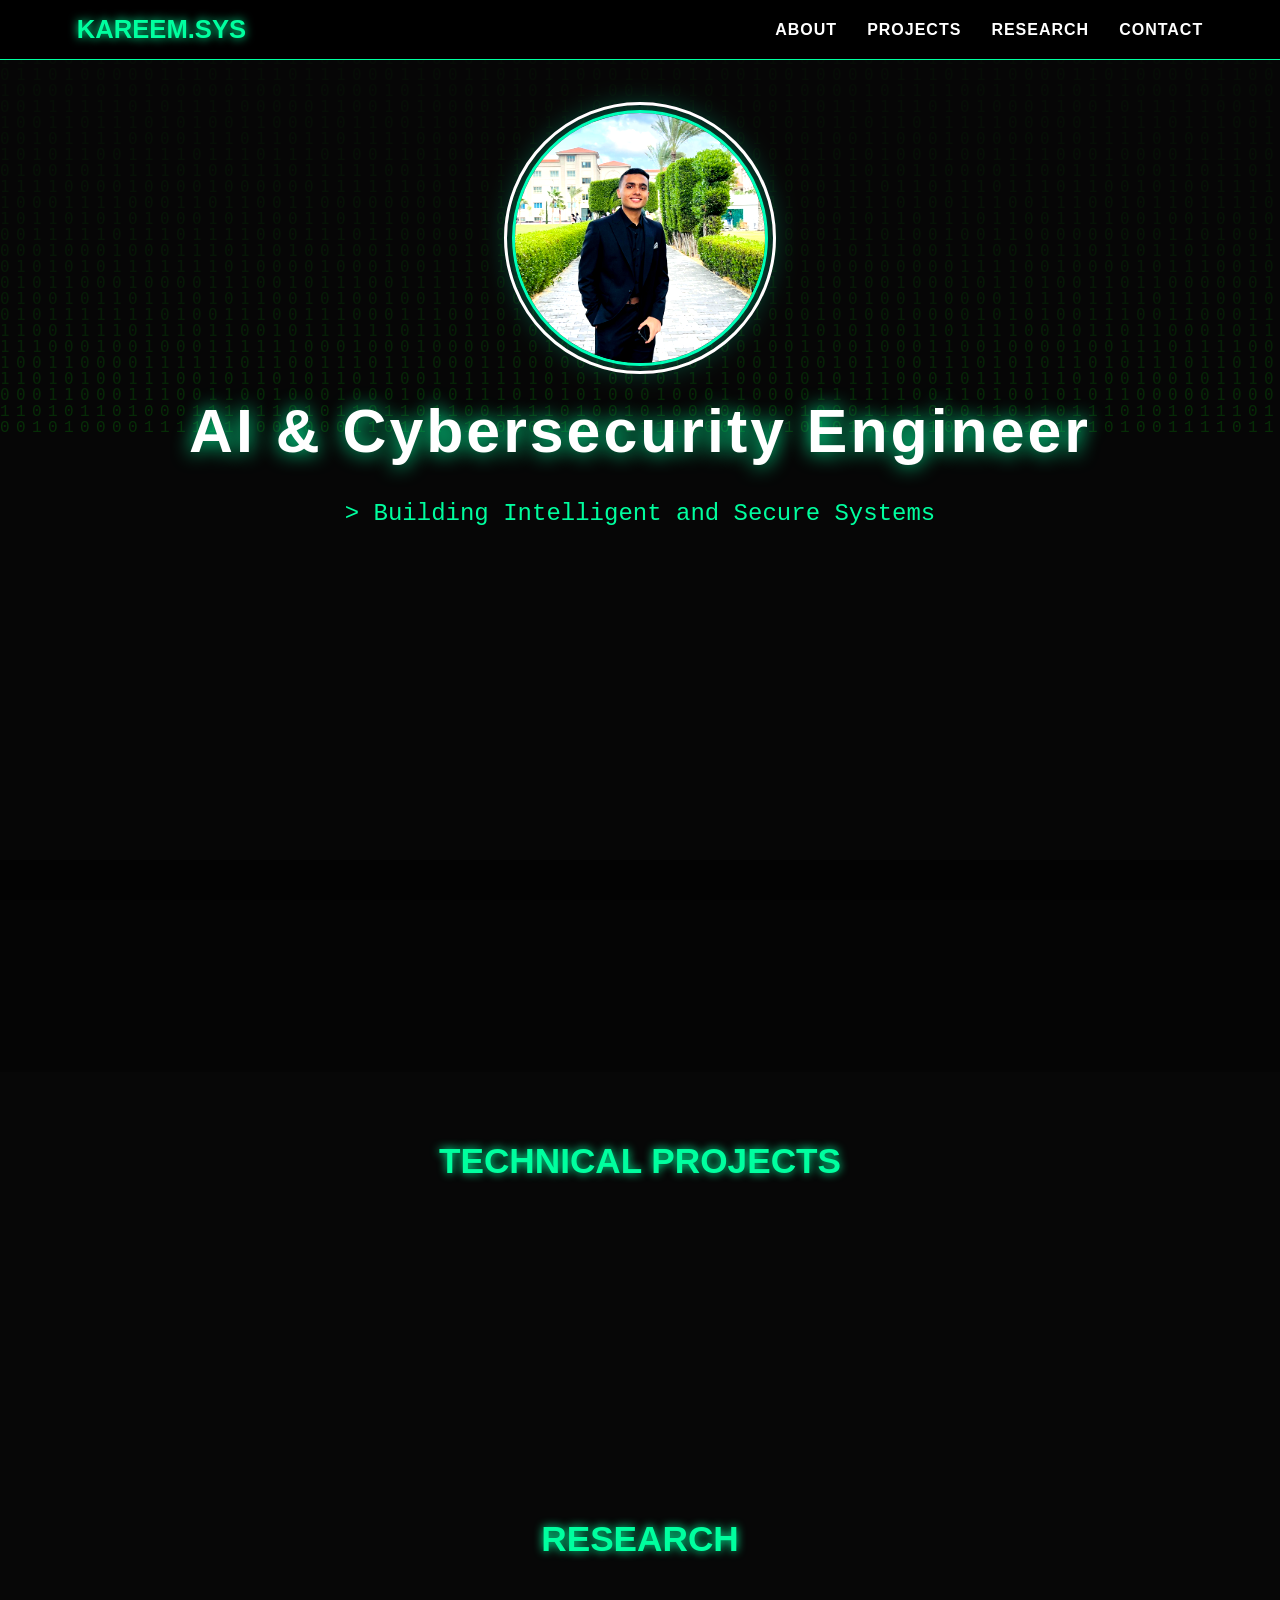
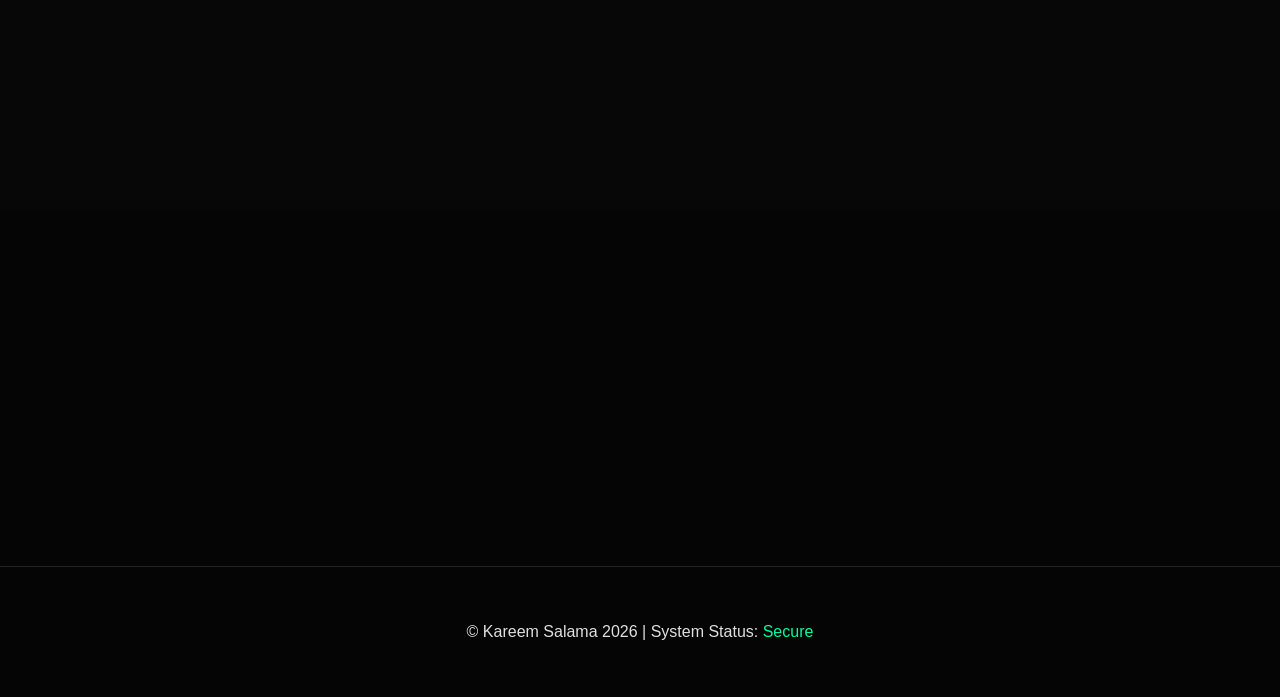
<file: index.html>
<!DOCTYPE html>
<html lang="en">
<head>
    <meta charset="UTF-8">
    <meta name="viewport" content="width=device-width, initial-scale=1.0">
    <title>Kareem Salama | AI & Cybersecurity Engineer</title>
    <link rel="stylesheet" href="style.css">
    <link rel="stylesheet" href="https://unpkg.com/aos@next/dist/aos.css" />
    <style>
        :root { --neon-green: #00ff9f; --dark-bg: #050505; }
        body { background-color: var(--dark-bg); color: #e0e0e0; margin: 0; font-family: 'Segoe UI', sans-serif; overflow-x: hidden; }
        canvas { position: fixed; top: 0; left: 0; z-index: -1; opacity: 0.3; }

        /* Navigation */
        nav { display: flex; justify-content: space-between; align-items: center; padding: 15px 6%; background: rgba(0, 0, 0, 0.9); border-bottom: 1px solid var(--neon-green); position: sticky; top: 0; z-index: 1000; backdrop-filter: blur(10px); }
        nav h2 { color: var(--neon-green); font-size: 1.6rem; text-shadow: 0 0 10px var(--neon-green); margin: 0; }
        nav ul { display: flex; list-style: none; gap: 30px; margin: 0; }
        nav ul li a { color: white; text-decoration: none; font-weight: 600; font-size: 1rem; text-transform: uppercase; letter-spacing: 1px; transition: 0.3s; }
        nav ul li a:hover { color: var(--neon-green); text-shadow: 0 0 15px var(--neon-green); }

        /* Hero Section */
        .hero { min-height: 80vh; display: flex; flex-direction: column; justify-content: flex-start; align-items: center; text-align: center; padding-top: 40px; }
        .profile-img { width: 250px; height: 250px; border-radius: 50%; border: 3px solid var(--neon-green); box-shadow: 0 0 30px rgba(0, 255, 159, 0.4); margin-bottom: 20px; object-fit: cover; }
        h1 { font-size: 3.8rem; color: #fff; text-shadow: 0 0 20px var(--neon-green); margin: 10px 0; letter-spacing: 3px; }
        .hero p { font-size: 1.5rem; color: var(--neon-green); margin-bottom: 20px; font-family: 'Courier New', monospace; }

        /* Terminal (Skills) */
        .terminal { background: rgba(10, 10, 10, 0.9); border-left: 4px solid var(--neon-green); padding: 25px; max-width: 800px; margin: 20px auto; text-align: left; box-shadow: 0 0 20px rgba(0,0,0,0.5); }
        .terminal p { font-family: 'Courier New', monospace; font-size: 1.1rem; margin: 8px 0; }

        /* Grid System for Projects & Research */
        section { padding: 40px 10%; }
        .section-title { font-size: 2.2rem; color: var(--neon-green); text-align: center; margin-bottom: 30px; text-transform: uppercase; text-shadow: 0 0 10px var(--neon-green); }
        .grid-container { display: grid; grid-template-columns: repeat(auto-fit, minmax(280px, 1fr)); gap: 20px; }
        .card { background: rgba(20, 20, 20, 0.8); border: 1px solid #333; padding: 20px; border-top: 3px solid var(--neon-green); transition: 0.3s; }
        .card:hover { transform: translateY(-5px); border-color: var(--neon-green); box-shadow: 0 0 20px rgba(0, 255, 159, 0.1); }
        .card h3 { color: var(--neon-green); margin-top: 0; font-size: 1.3rem; }

        /* Chatbot UI */
        #chatbot { background: rgba(15, 15, 15, 0.95); border: 1px solid var(--neon-green); padding: 30px; max-width: 600px; margin: 40px auto; border-radius: 10px; text-align: center; }
        #chatbot input { width: 80%; padding: 12px; background: #000; border: 1px solid #444; color: var(--neon-green); border-radius: 5px; outline: none; }
        #chatbot button { padding: 12px 25px; background: var(--neon-green); border: none; font-weight: bold; cursor: pointer; margin-left: 10px; transition: 0.3s; }
        #chatbot button:hover { box-shadow: 0 0 20px var(--neon-green); }
        #answer { margin-top: 20px; font-style: italic; color: #fff; line-height: 1.5; }

        /* Responsive */
        @media (max-width: 768px) { h1 { font-size: 2.2rem; } .profile-img { width: 160px; height: 160px; } nav ul { display: none; } }
    </style>
</head>
<body>

<canvas id="matrix"></canvas>

<nav>
    <h2>KAREEM.SYS</h2>
    <ul>
        <li><a href="sections/about.html">About</a></li>
        <li><a href="#projects">Projects</a></li>
        <li><a href="#research">Research</a></li>
        <li><a href="sections/contact.html">Contact</a></li>
    </ul>
</nav>

<section class="hero">
    <img src="./profile.jpg.jpeg" alt="Kareem" class="profile-img">
    <h1 data-aos="zoom-in">AI & Cybersecurity Engineer</h1>
    <p>> Building Intelligent and Secure Systems</p>
</section>

<section class="terminal" data-aos="fade-right">
    <p><span style="color: var(--neon-green);">visitor@kareem:~$</span> whoami</p>
    <p>Cybersecurity & AI Student | Professional Network Designer</p>
    <p><span style="color: var(--neon-green);">visitor@kareem:~$</span> ls skills/</p>
    <p style="color: #fff;">[ C++ | Python | AI | Cisco_Packet_Tracer | HTML | JS ]</p>
</section>

<section id="projects">
    <h2 class="section-title">Technical Projects</h2>
    <div class="grid-container">
        <div class="card" data-aos="fade-up">
            <h3>Cisco Network Design</h3>
            <p>Designed complex enterprise network topologies with VLANs, OSPF, and Firewall configurations.</p>
        </div>
        <div class="card" data-aos="fade-up">
            <h3>AI Password Analyzer</h3>
            <p>Deep learning tool for real-time password strength evaluation and vulnerability prediction.</p>
        </div>
        <div class="card" data-aos="fade-up">
            <h3>Network Scanner</h3>
            <p>Automated Python security tool for network discovery and vulnerability scanning.</p>
        </div>
    </div>
</section>

<section id="research">
    <h2 class="section-title">Research</h2>
    <div class="grid-container">
        <div class="card" data-aos="fade-left">
            <h3>Sign Language Translation</h3>
            <p>Real-time system converting sign language into synthesized speech using CV.</p>
        </div>
        <div class="card" data-aos="fade-left">
            <h3>Zero-Day Prediction</h3>
            <p>Neural Network research focused on identifying anomalous behavior in secure traffic.</p>
        </div>
        <div class="card" data-aos="fade-left">
            <h3>IoT Encryption</h3>
            <p>Developing lightweight cryptographic protocols for secure IoT device communication.</p>
        </div>
    </div>
</section>

<section id="chatbot" data-aos="flip-up">
    <h2 style="color: var(--neon-green);">Ask Kareem AI</h2>
    <input id="question" placeholder="Ask me about Kareem's skills or projects...">
    <button onclick="chat()">EXECUTE</button>
    <p id="answer"></p>
</section>

<footer style="text-align: center; padding: 40px; border-top: 1px solid #222;">
    <p>&copy; Kareem Salama 2026 | System Status: <span style="color: var(--neon-green);">Secure</span></p>
</footer>

<script src="https://unpkg.com/aos@next/dist/aos.js"></script>
<script>
    AOS.init({ duration: 800 });

    // Matrix Rain Effect
    const canvas = document.getElementById('matrix');
    const ctx = canvas.getContext('2d');
    canvas.width = window.innerWidth;
    canvas.height = window.innerHeight;
    const chars = "01";
    const fontSize = 16;
    const columns = canvas.width / fontSize;
    const drops = Array(Math.floor(columns)).fill(1);
    function drawMatrix() {
        ctx.fillStyle = "rgba(0, 0, 0, 0.08)";
        ctx.fillRect(0, 0, canvas.width, canvas.height);
        ctx.fillStyle = "#0F0";
        ctx.font = fontSize + "px monospace";
        drops.forEach((y, i) => {
            const text = chars[Math.floor(Math.random() * chars.length)];
            ctx.fillText(text, i * fontSize, y * fontSize);
            if (y * fontSize > canvas.height && Math.random() > 0.98) drops[i] = 0;
            drops[i]++;
        });
    }
    setInterval(drawMatrix, 50);

    // AI Chatbot Logic with Voice (Text-to-Speech)
    function chat() {
        const q = document.getElementById("question").value.toLowerCase();
        const a = document.getElementById("answer");
        let response = "";

        if (q.includes("skills") || q.includes("ما هي مهاراتك")) {
            response = "Kareem is proficient in C++, Python, AI development, and Cisco network design.";
        } else if (q.includes("projects") || q.includes("مشاريع")) {
            response = "Kareem has built an AI Password Analyzer, a Network Scanner, and complex Cisco network topologies.";
        } else if (q.includes("research") || q.includes("أبحاث")) {
            response = "His latest research is a Real-Time sign language to speech translation system using Computer Vision.";
        } else if (q.includes("who are you") || q.includes("من أنت")) {
            response = "I am Kareem AI, an assistant representing Kareem Salama, an AI and Cybersecurity Engineer.";
        } else {
            response = "I'm not sure about that, but you can check Kareem's LinkedIn for more details!";
        }

        a.innerText = response;

        // Voice Response
        const speech = new SpeechSynthesisUtterance();
        speech.text = response;
        speech.volume = 1;
        speech.rate = 1;
        speech.pitch = 1;
        window.speechSynthesis.speak(speech);
    }
</script>
</body>
</html>
</file>
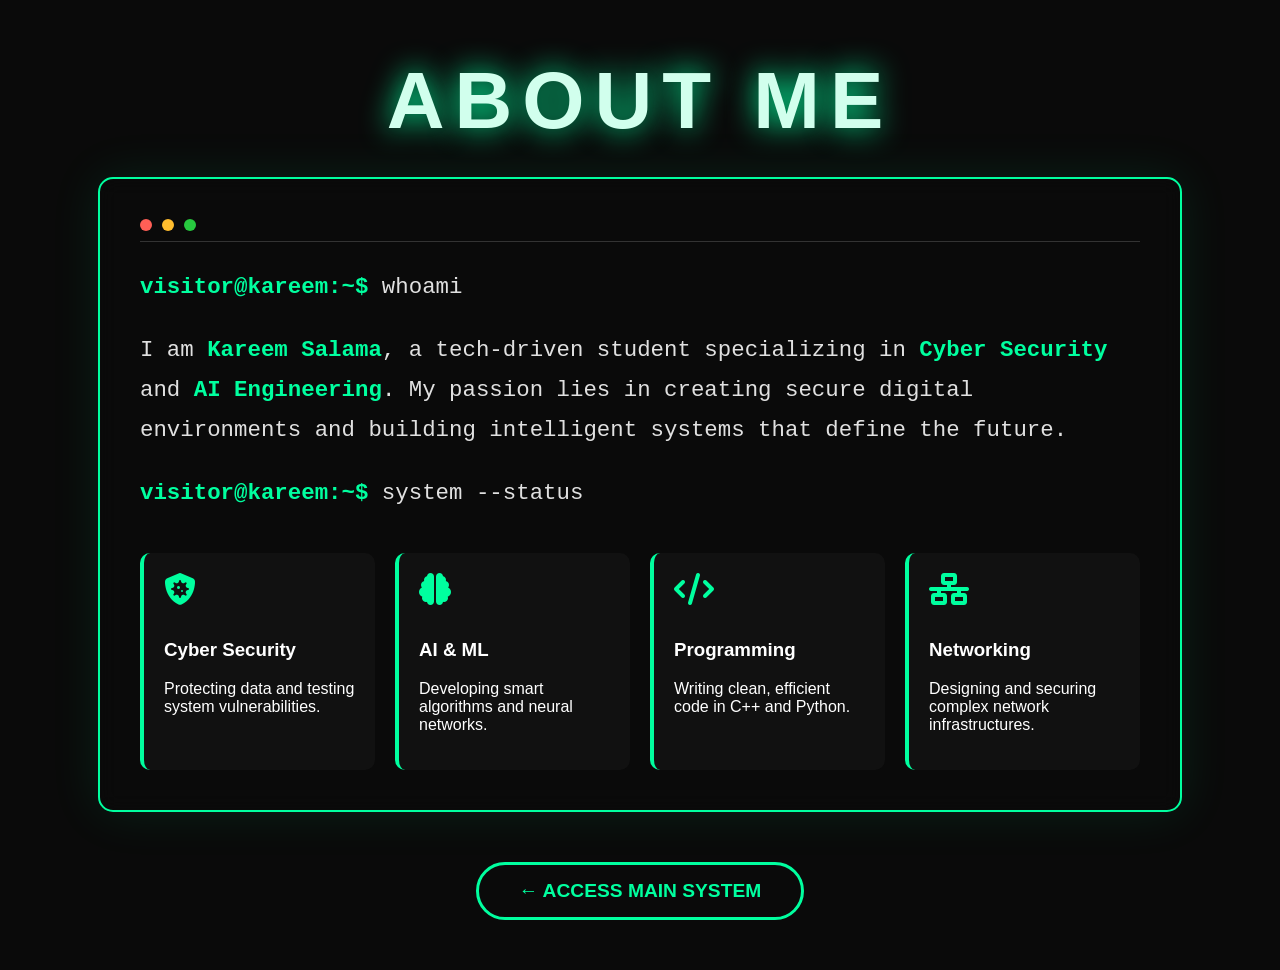
<file: sections/about.html>
<!DOCTYPE html>
<html lang="en">
<head>
    <meta charset="UTF-8">
    <meta name="viewport" content="width=device-width, initial-scale=1.0">
    <title>About | Kareem Salama</title>
    <link rel="stylesheet" href="https://cdnjs.cloudflare.com/ajax/libs/font-awesome/6.5.1/css/all.min.css">
    <link rel="stylesheet" href="../style.css">
    <style>
        body {
            background-color: #0a0a0a;
            color: white;
            display: flex;
            flex-direction: column;
            align-items: center;
            justify-content: flex-start;
            min-height: 100vh;
            margin: 0;
            font-family: 'Segoe UI', sans-serif;
            padding-top: 5vh;
        }

        /* عنوان ضخم ومضيء مثل صفحة التواصل */
        h1 {
            font-size: 5rem;
            color: #d1ffed;
            text-shadow: 0 0 30px #00ff9f;
            margin-bottom: 30px;
            letter-spacing: 10px;
            font-weight: 900;
        }

        /* حاوية المحتوى الاحترافية */
        .content-wrapper {
            max-width: 1000px;
            width: 90%;
            background: rgba(10, 10, 10, 0.8);
            border: 2px solid #00ff9f;
            border-radius: 15px;
            padding: 40px;
            box-shadow: 0 0 50px rgba(0, 255, 159, 0.1);
            backdrop-filter: blur(10px);
        }

        .terminal-header {
            border-bottom: 1px solid #333;
            margin-bottom: 25px;
            padding-bottom: 10px;
            display: flex;
            gap: 10px;
        }

        .dot { width: 12px; height: 12px; border-radius: 50%; }
        .red { background: #ff5f56; }
        .yellow { background: #ffbd2e; }
        .green { background: #27c93f; }

        .about-text {
            font-size: 1.4rem;
            line-height: 1.8;
            color: #e0e0e0;
            font-family: 'Courier New', monospace;
        }

        .highlight { color: #00ff9f; font-weight: bold; }

        /* شبكة المهارات */
        .skills-grid {
            display: grid;
            grid-template-columns: repeat(auto-fit, minmax(200px, 1fr));
            gap: 20px;
            margin-top: 40px;
        }

        .skill-card {
            background: #111;
            padding: 20px;
            border-radius: 10px;
            border-left: 4px solid #00ff9f;
            transition: 0.3s;
        }

        .skill-card:hover {
            transform: translateY(-5px);
            background: #1a1a1a;
            box-shadow: 0 5px 15px rgba(0, 255, 159, 0.2);
        }

        .skill-card i {
            font-size: 2rem;
            color: #00ff9f;
            margin-bottom: 15px;
        }

        .back-btn {
            margin-top: 50px;
            margin-bottom: 50px;
            border: 3px solid #00ff9f;
            padding: 15px 40px;
            border-radius: 50px;
            color: #00ff9f;
            text-decoration: none;
            font-weight: 900;
            font-size: 1.2rem;
            transition: 0.3s;
            text-transform: uppercase;
        }

        .back-btn:hover {
            background: #00ff9f;
            color: #000;
            box-shadow: 0 0 40px #00ff9f;
        }

        /* موبايل Responsive */
        @media (max-width: 768px) {
            h1 { font-size: 2.8rem; letter-spacing: 4px; }
            .about-text { font-size: 1.1rem; }
            .content-wrapper { padding: 20px; }
        }
    </style>
</head>
<body>

    <h1>ABOUT ME</h1>

    <div class="content-wrapper">
        <div class="terminal-header">
            <div class="dot red"></div>
            <div class="dot yellow"></div>
            <div class="dot green"></div>
        </div>

        <div class="about-text">
            <p><span class="highlight">visitor@kareem:~$</span> whoami</p>
            <p>I am <span class="highlight">Kareem Salama</span>, a tech-driven student specializing in <span class="highlight">Cyber Security</span> and <span class="highlight">AI Engineering</span>. My passion lies in creating secure digital environments and building intelligent systems that define the future.</p>
            
            <p style="margin-top: 20px;"><span class="highlight">visitor@kareem:~$</span> system --status</p>
        </div>

        <div class="skills-grid">
            <div class="skill-card">
                <i class="fa-solid fa-shield-virus"></i>
                <h3>Cyber Security</h3>
                <p>Protecting data and testing system vulnerabilities.</p>
            </div>
            <div class="skill-card">
                <i class="fa-solid fa-brain"></i>
                <h3>AI & ML</h3>
                <p>Developing smart algorithms and neural networks.</p>
            </div>
            <div class="skill-card">
                <i class="fa-solid fa-code"></i>
                <h3>Programming</h3>
                <p>Writing clean, efficient code in C++ and Python.</p>
            </div>
            <div class="skill-card">
                <i class="fa-solid fa-network-wired"></i>
                <h3>Networking</h3>
                <p>Designing and securing complex network infrastructures.</p>
            </div>
        </div>
    </div>

    <a href="../index.html" class="back-btn">
       ← ACCESS MAIN SYSTEM
    </a>

</body>
</html>
</file>
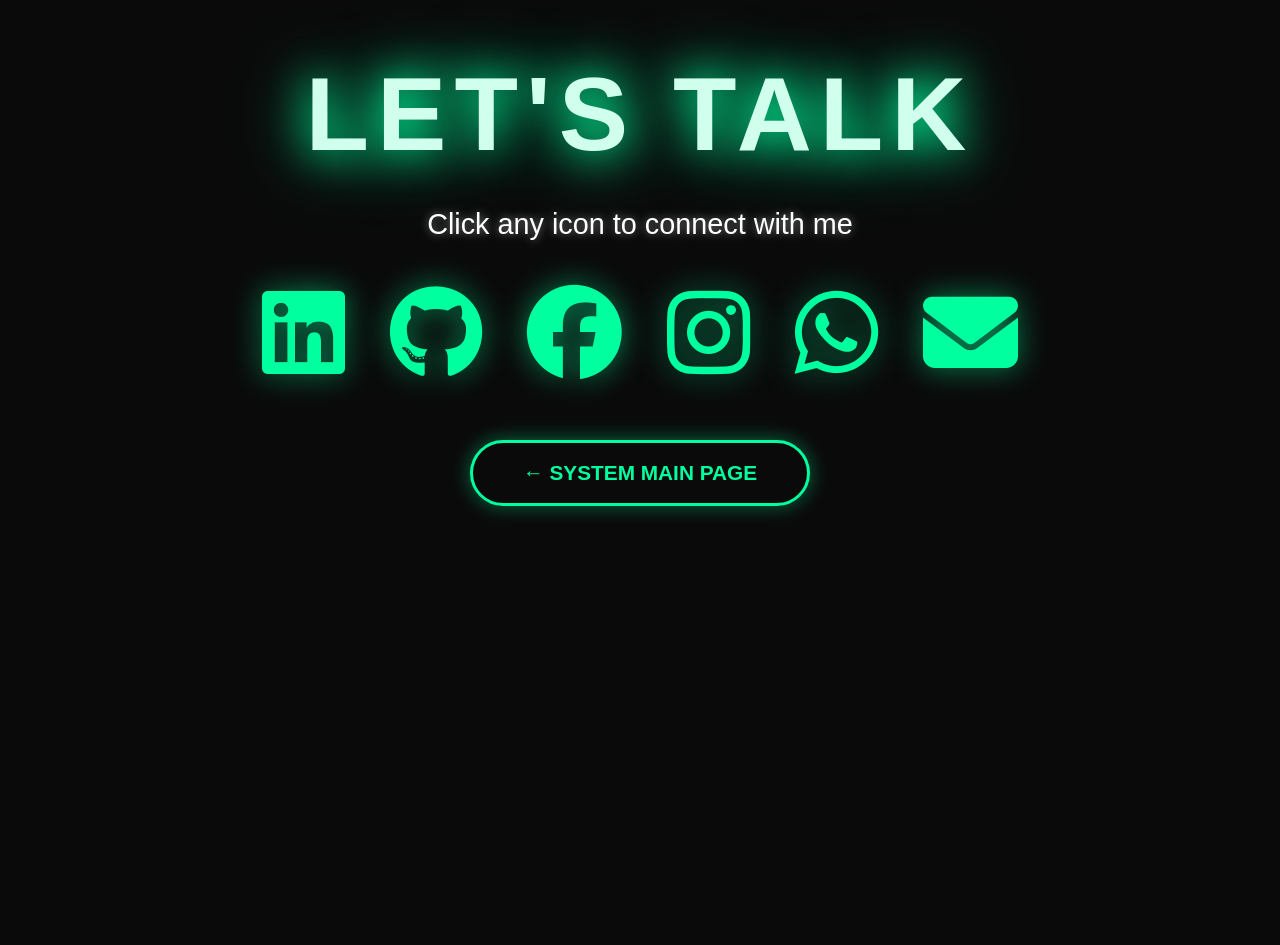
<file: sections/contact.html>
<!DOCTYPE html>
<html lang="en">
<head>
    <meta charset="UTF-8">
    <meta name="viewport" content="width=device-width, initial-scale=1.0">
    <title>Contact | Kareem Salama</title>
    <link rel="stylesheet" href="https://cdnjs.cloudflare.com/ajax/libs/font-awesome/6.5.1/css/all.min.css">
    <link rel="stylesheet" href="../style.css">
    <style>
        body {
            background-color: #0a0a0a;
            color: white;
            display: flex;
            flex-direction: column;
            align-items: center;
            justify-content: flex-start; /* بيخلي المحتوى يبدأ من فوق */
            min-height: 100vh;
            margin: 0;
            font-family: 'Segoe UI', Tahoma, Geneva, Verdana, sans-serif;
            padding-top: 5vh; /* بيتحكم في طلوعه لفوق - صغره عشان يطلع أكتر */
        }

        /* تكبير العنوان وزيادة السطوع */
        h1 {
            font-size: 6.5rem; /* أكبر من الأول */
            color: #d1ffed;
            text-shadow: 0 0 40px #00ff9f, 0 0 70px #00ff9f; /* سطوع مضاعف */
            margin-bottom: 5px;
            letter-spacing: 8px;
            font-weight: 900;
        }

        p {
            font-size: 1.8rem; /* تكبير الكلام اللي تحت العنوان */
            color: #fff;
            text-shadow: 0 0 10px rgba(255,255,255,0.5);
            margin-bottom: 40px;
        }

        .icons-wrapper {
            display: flex;
            gap: 45px;
            flex-wrap: wrap;
            justify-content: center;
            margin-bottom: 50px;
        }

        .icon-link {
            font-size: 95px; /* أيقونات أضخم */
            color: #00ff9f;
            text-decoration: none;
            transition: 0.4s cubic-bezier(0.175, 0.885, 0.32, 1.275);
            filter: drop-shadow(0 0 15px rgba(0, 255, 159, 0.5));
        }

        .icon-link:hover {
            transform: scale(1.2) translateY(-10px);
            filter: drop-shadow(0 0 40px #00ff9f); /* سطوع جبار عند اللمس */
        }

        .back-btn {
            border: 3px solid #00ff9f; /* سمك الإطار أكتر */
            padding: 18px 50px;
            border-radius: 50px;
            color: #00ff9f;
            text-decoration: none;
            font-weight: 900;
            font-size: 1.3rem; /* تكبير خط الزرار */
            transition: 0.3s;
            text-transform: uppercase;
            box-shadow: 0 0 20px rgba(0, 255, 159, 0.4);
        }

        .back-btn:hover {
            background: #00ff9f;
            color: #000;
            box-shadow: 0 0 50px #00ff9f;
        }

        /* ضبط الموبايل عشان ميبوظش من التكبير */
        @media (max-width: 768px) {
            body { padding-top: 10vh; }
            h1 { font-size: 3.2rem; letter-spacing: 3px; }
            p { font-size: 1.1rem; }
            .icon-link { font-size: 55px; }
            .icons-wrapper { gap: 20px; }
        }
    </style>
</head>
<body>

    <h1>LET'S TALK</h1>
    <p>Click any icon to connect with me</p>

    <div class="icons-wrapper">
        <a href="https://www.linkedin.com/in/kareem-salama-628584398" target="_blank" class="icon-link"><i class="fa-brands fa-linkedin"></i></a>
        <a href="https://github.com/kareem-salama-portfolio" target="_blank" class="icon-link"><i class="fa-brands fa-github"></i></a>
        <a href="https://www.facebook.com/karim.e.slama.2025" target="_blank" class="icon-link"><i class="fa-brands fa-facebook"></i></a>
        <a href="https://www.instagram.com/kareem_x_8" target="_blank" class="icon-link"><i class="fa-brands fa-instagram"></i></a>
        <a href="https://wa.me/201155840474" target="_blank" class="icon-link"><i class="fa-brands fa-whatsapp"></i></a>
        <a href="mailto:kareemslama300@gmail.com" class="icon-link"><i class="fa-solid fa-envelope"></i></a>
    </div>

    <a href="../index.html" class="back-btn">
       ← SYSTEM MAIN PAGE
    </a>

</body>
</html>
</file>
<file: style.css>
/* --- إعدادات الجسم الأساسية --- */
body {
    margin: 0;
    font-family: 'monospace';
    background: #0a0a0a;
    color: #00ff9f;
    overflow-x: hidden;
}

canvas {
    position: fixed;
    top: 0;
    left: 0;
    z-index: -1;
}

/* --- الهيدر (Nav) --- */
nav {
    display: flex;
    justify-content: space-between;
    align-items: center;
    padding: 15px 25px;
    border-bottom: 1px solid #00ff9f;
    background: rgba(10, 10, 10, 0.95);
    position: sticky;
    top: 0;
    z-index: 1000;
}

nav ul { 
    display: flex; 
    list-style: none; 
    gap: 20px; 
    margin: 0;
    padding: 0;
}

nav ul li a {
    color: #00ff9f;
    text-decoration: none;
    font-weight: bold;
    transition: 0.3s;
}

nav ul li a:hover {
    text-shadow: 0 0 10px #00ff9f;
}

/* --- الأقسام الأساسية --- */
.hero, .terminal, #projects, #research, #chatbot {
    position: relative;
    z-index: 1;
    padding: 40px;
    background: rgba(10, 10, 10, 0.5);
    text-align: center;
}

.terminal {
    background: black;
    border: 1px solid #00ff9f;
    margin: 30px auto;
    max-width: 850px;
    text-align: left;
}

.card {
    border: 1px solid #00ff9f;
    padding: 20px;
    margin: 20px auto;
    max-width: 800px;
    transition: transform 0.3s;
    background: rgba(0, 0, 0, 0.7);
    text-align: left;
}

.card:hover { 
    transform: scale(1.03); 
    background: rgba(0, 255, 159, 0.1); 
}

.card h3 {
    margin-top: 0;
    color: #fff;
    text-shadow: 0 0 5px #00ff9f;
}

button {
    background: #00ff9f;
    border: none;
    padding: 12px 25px;
    cursor: pointer;
    font-weight: bold;
    color: black;
    transition: 0.3s;
    margin-top: 10px;
}

button:hover {
    box-shadow: 0 0 20px #00ff9f;
    transform: translateY(-2px);
}

/* --- صورة البروفايل --- */
.profile-img {
    image-rendering: -webkit-optimize-contrast; 
    filter: brightness(1.1) contrast(1.2);
    width: 250px;                 
    height: 250px;
    object-fit: cover;          
    border-radius: 50%;        
    border: 5px solid #00ff9f;   
    outline: 3px solid white;    
    outline-offset: 5px;        
    box-shadow: 0 0 20px #00ff9f, 0 0 40px rgba(0, 255, 159, 0.2);
    display: block;
    margin: 10px auto 20px auto; 
    transition: all 0.4s ease;   
}

.profile-img:hover {
    transform: scale(1.05);    
    outline-offset: 0px;         
    box-shadow: 0 0 50px #00ff9f; 
}

h1 {
    font-size: 3rem;
    letter-spacing: 2px;
    margin: 10px 0;
}

/* --- الشات بوت --- */
#chatbot input {
    padding: 10px;
    width: 60%;
    background: #000;
    border: 1px solid #00ff9f;
    color: #00ff9f;
    outline: none;
}

#answer {
    margin-top: 15px;
    font-style: italic;
    min-height: 20px;
}

/* --- تعديلات الموبايل القاتلة (Media Query) --- */
@media (max-width: 768px) {
    nav {
        flex-direction: column !important; 
        gap: 12px !important;
        padding: 10px 5px !important;
    }

    nav ul { 
        display: flex !important; 
        flex-direction: row !important; 
        flex-wrap: wrap !important;
        justify-content: center !important;
        gap: 10px !important;
    }

    nav ul li a {
        font-size: 0.8rem !important;
        border: 1px solid rgba(0, 255, 159, 0.3);
        padding: 4px 8px;
        border-radius: 4px;
    }

    .profile-img {
        width: 140px !important;     
        height: 140px !important;
        outline-offset: 3px !important;
    }

    h1 {
        font-size: 1.6rem !important;
    }

    .hero, .terminal, #projects, #research, #chatbot {
        padding: 20px 10px !important;
    }

    .terminal, .card {
        width: 92% !important;
        margin: 10px auto !important;
        font-size: 13px;
    }

    #chatbot input {
        width: 80%;
    }
}
</file>
